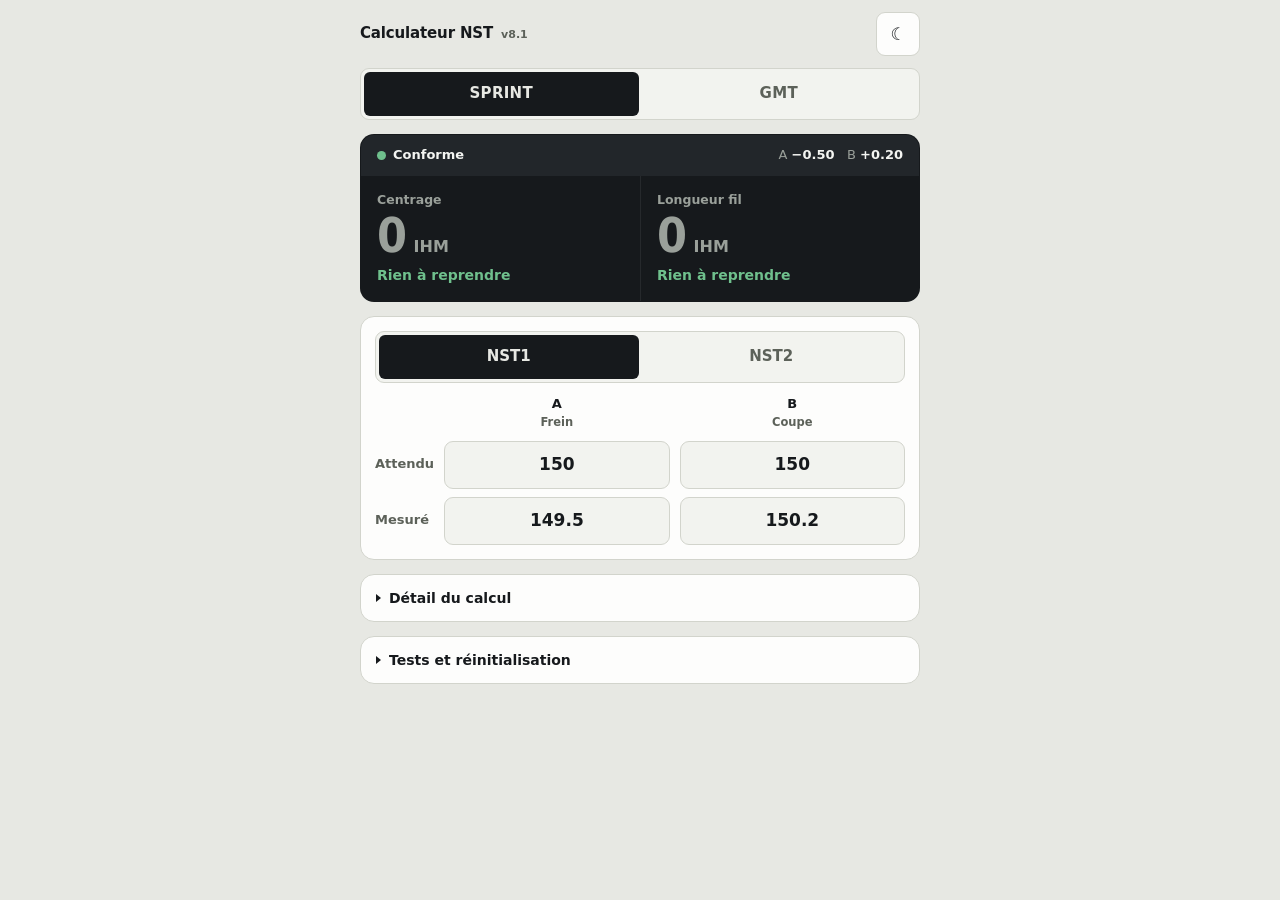
<file: index.html>
<!DOCTYPE html>
<html lang="fr">
<head>
  <meta charset="utf-8" />
  <meta name="viewport" content="width=device-width, initial-scale=1, viewport-fit=cover" />
  <title>Calculateur SPRINT &amp; GMT</title>
  <meta name="description" content="Calculateur d'ajustements NST — centrage, longueur de fil et mise en angle." />
  <meta name="theme-color" content="#e7e8e3" media="(prefers-color-scheme: light)">
  <meta name="theme-color" content="#101316" media="(prefers-color-scheme: dark)">
  <link rel="manifest" href="manifest.webmanifest">
  <link rel="icon" href="assets/icon.svg" type="image/svg+xml">
  <link rel="apple-touch-icon" href="assets/icon-180.png">
  <link rel="preload" href="assets/readout.woff2" as="font" type="font/woff2" crossorigin>
  <link rel="stylesheet" href="assets/app.css">
  <script>
    // Appliqué avant le premier rendu : sans cela, l'écran blanchit une
    // fraction de seconde avant de passer au sombre.
    try {
      if (localStorage.getItem('calc.theme') === 'dark') {
        document.documentElement.classList.add('sombre');
      }
    } catch (e) { /* mode privé */ }
  </script>
</head>
<body>
<div class="page">

  <header class="barre">
    <h1 class="marque">Calculateur NST <span class="version">v8.1</span></h1>
    <button id="btnTheme" class="bouton bouton-icone" type="button" aria-label="Passer au thème sombre">☾</button>
  </header>

  <div class="segments onglets" role="tablist" aria-label="Type de calcul">
    <button id="tabSprint" class="bouton" type="button" role="tab" aria-selected="true" aria-controls="vueSprint">SPRINT</button>
    <button id="tabGmt" class="bouton" type="button" role="tab" aria-selected="false" aria-controls="vueGmt">GMT</button>
  </div>

  <!-- ===================== SPRINT ===================== -->
  <section id="vueSprint" role="tabpanel" aria-labelledby="tabSprint">

    <!-- L'afficheur passe avant les champs : c'est ce qu'on vient lire. -->
    <div class="afficheur">
      <div class="afficheur-etat">
        <span class="verdict">
          <span id="sVoyant" class="voyant voyant-ok"></span>
          <span id="sVerdict">Conforme</span>
        </span>
        <span id="sEcarts" class="ecarts"></span>
      </div>
      <div class="lignes" aria-live="polite">
        <div class="ligne">
          <div class="ligne-titre">Centrage</div>
          <div class="valeur"><span id="sCentrage">0</span><span class="unite">IHM</span></div>
          <div id="sCentrageDir" class="consigne consigne-rien">—</div>
        </div>
        <div class="ligne">
          <div class="ligne-titre">Longueur fil</div>
          <div class="valeur"><span id="sLongueur">0</span><span class="unite">IHM</span></div>
          <div id="sLongueurDir" class="consigne consigne-rien">—</div>
        </div>
      </div>
    </div>

    <div class="saisie">
      <div class="segments" role="group" aria-label="Mode NST" style="margin-bottom:12px">
        <button id="btnNST1" class="bouton" type="button" aria-selected="true">NST1</button>
        <button id="btnNST2" class="bouton" type="button" aria-selected="false">NST2</button>
      </div>

      <div class="grille">
        <span></span>
        <span class="colonne-titre">A<span id="roleA" class="role">Frein</span></span>
        <span class="colonne-titre">B<span id="roleB" class="role">Coupe</span></span>

        <span class="rangee-titre" id="ligneAttendu">Attendu</span>
        <input id="attA" class="champ" type="number" inputmode="decimal" step="0.1" value="150"
               aria-labelledby="ligneAttendu roleA" />
        <input id="attB" class="champ" type="number" inputmode="decimal" step="0.1" value="150"
               aria-labelledby="ligneAttendu roleB" />

        <span class="rangee-titre" id="ligneMesure">Mesuré</span>
        <input id="mesA" class="champ" type="number" inputmode="decimal" step="0.1" value="149.5"
               aria-labelledby="ligneMesure roleA" />
        <input id="mesB" class="champ" type="number" inputmode="decimal" step="0.1" value="150.2"
               aria-labelledby="ligneMesure roleB" />
      </div>
      <p id="sMention" class="mention cache"></p>
    </div>

    <details class="repli">
      <summary>Détail du calcul</summary>
      <div class="repli-corps"><pre id="logSprint" class="journal"></pre></div>
    </details>
  </section>

  <!-- ====================== GMT ====================== -->
  <section id="vueGmt" class="cache" role="tabpanel" aria-labelledby="tabGmt">

    <div class="afficheur">
      <div class="afficheur-etat">
        <span class="verdict">
          <span id="gVoyant" class="voyant voyant-ok"></span>
          <span id="gVerdict">Conforme</span>
        </span>
        <span id="gEcarts" class="ecarts"></span>
      </div>
      <div class="lignes" aria-live="polite">
        <div class="ligne">
          <div class="ligne-titre">Mise en angle</div>
          <div class="valeur"><span id="gAngle">0</span><span id="gAngleUnite" class="unite">dent</span></div>
          <div id="gAngleDir" class="consigne consigne-rien">—</div>
          <div id="gAngleDetail" class="appoint"></div>
        </div>
        <div class="ligne">
          <div class="ligne-titre">Centrage</div>
          <div class="valeur"><span id="gCentrage">0</span><span class="unite">IHM</span></div>
          <div id="gCentrageDir" class="consigne consigne-rien">—</div>
        </div>
      </div>
    </div>

    <div class="saisie">
      <div class="grille">
        <span></span>
        <span class="colonne-titre">A</span>
        <span class="colonne-titre">B</span>

        <span class="rangee-titre" id="gLigneAttendu">Attendu</span>
        <input id="gAttA" class="champ" type="number" inputmode="decimal" step="0.5" value="110"
               aria-labelledby="gLigneAttendu" aria-label="Attendu A" />
        <input id="gAttB" class="champ" type="number" inputmode="decimal" step="0.5" value="110"
               aria-label="Attendu B" />

        <span class="rangee-titre" id="gLigneMesure">Mesuré</span>
        <input id="gMesA" class="champ" type="number" inputmode="decimal" step="0.5" value="108.5"
               aria-label="Mesuré A" />
        <input id="gMesB" class="champ" type="number" inputmode="decimal" step="0.5" value="108.5"
               aria-label="Mesuré B" />
      </div>
      <p id="gMention" class="mention cache"></p>
    </div>

    <details class="repli">
      <summary>Détail du calcul</summary>
      <div class="repli-corps"><pre id="logGmt" class="journal"></pre></div>
    </details>
  </section>

  <!-- ====================== Outils ====================== -->
  <details class="repli">
    <summary>Tests et réinitialisation</summary>
    <div class="repli-corps">
      <p class="note">Les tests portent sur des valeurs en mémoire. Vos saisies ne sont pas touchées.</p>
      <div class="actions">
        <button id="btnTests" class="bouton bouton-fort" type="button">Lancer les tests</button>
        <button id="btnReset" class="bouton" type="button">Remettre les valeurs par défaut</button>
      </div>
      <div id="testBilan"></div>
      <pre id="testSortie" class="journal"></pre>
    </div>
  </details>

  <p class="pied" id="pied"></p>
</div>

<script src="assets/calc.js"></script>
<script src="assets/tests.js"></script>
<script>
(function () {
  'use strict';

  const $ = function (id) { return document.getElementById(id); };
  const C = window.NSTCalc;

  // ===== Préférences et saisies conservées =====
  const CLES = { theme: 'calc.theme', onglet: 'calc.tab', mode: 'calc.sprintMode', champs: 'calc.champs' };

  function lire(cle, defaut) {
    try {
      const v = localStorage.getItem(cle);
      return v === null ? defaut : v;
    } catch (e) { return defaut; }
  }
  function ecrire(cle, valeur) {
    try { localStorage.setItem(cle, valeur); } catch (e) { /* mode privé */ }
  }

  const CHAMPS = ['attA', 'attB', 'mesA', 'mesB', 'gAttA', 'gAttB', 'gMesA', 'gMesB'];
  const DEFAUTS = {
    attA: '150', attB: '150', mesA: '149.5', mesB: '150.2',
    gAttA: '110', gAttB: '110', gMesA: '108.5', gMesB: '108.5'
  };

  function sauverChamps() {
    const etat = {};
    CHAMPS.forEach(function (id) { etat[id] = $(id).value; });
    ecrire(CLES.champs, JSON.stringify(etat));
  }

  function restaurerChamps() {
    let etat = null;
    try { etat = JSON.parse(lire(CLES.champs, '') || 'null'); } catch (e) { etat = null; }
    if (!etat) return;
    CHAMPS.forEach(function (id) {
      if (typeof etat[id] === 'string') $(id).value = etat[id];
    });
  }

  // ===== Thème =====
  function appliquerTheme() {
    const sombre = lire(CLES.theme, 'light') === 'dark';
    document.documentElement.classList.toggle('sombre', sombre);
    const b = $('btnTheme');
    b.textContent = sombre ? '☀' : '☾';
    b.setAttribute('aria-label', sombre ? 'Passer au thème clair' : 'Passer au thème sombre');
  }

  // ===== Onglets =====
  function changerOnglet(onglet) {
    const sprint = onglet !== 'gmt';
    $('vueSprint').classList.toggle('cache', !sprint);
    $('vueGmt').classList.toggle('cache', sprint);
    $('tabSprint').setAttribute('aria-selected', String(sprint));
    $('tabGmt').setAttribute('aria-selected', String(!sprint));
    ecrire(CLES.onglet, sprint ? 'sprint' : 'gmt');
  }

  // ===== Mise en forme =====

  /** Signe explicite : au poste, « 0.3 » et « -0.3 » ne se confondent pas. */
  function signe(valeur, decimales) {
    if (valeur === 0) return '0';
    return (valeur > 0 ? '+' : '−') + Math.abs(valeur).toFixed(decimales);
  }

  function poser(idValeur, texte, neutre) {
    const el = $(idValeur);
    el.textContent = texte;
    el.parentNode.classList.toggle('valeur-neutre', !!neutre);
    el.parentNode.classList.toggle('valeur-attente', texte === '—');
  }

  function poserConsigne(id, texte, genre) {
    const el = $(id);
    el.textContent = texte;
    el.className = 'consigne' + (genre ? ' consigne-' + genre : '');
  }

  function poserEtat(idVoyant, idVerdict, genre, texte) {
    $(idVoyant).className = 'voyant voyant-' + genre;
    $(idVerdict).textContent = texte;
  }

  function ecartHTML(etiquette, valeur, tolerance) {
    const hors = Math.abs(valeur) > tolerance;
    return etiquette + ' <b' + (hors ? ' class="ecart-hors"' : '') + '>' +
      signe(Number(valeur.toFixed(2)), 2) + '</b>';
  }

  /** Lit un groupe de champs ; null si l'un est vide, et le signale. */
  function lireGroupe(ids) {
    const valeurs = {};
    let complet = true;
    ids.forEach(function (id) {
      const el = $(id);
      const n = C.versNombre(el.value);
      const vide = n === null;
      el.classList.toggle('vide', vide);
      el.setAttribute('aria-invalid', String(vide));
      if (vide) complet = false;
      valeurs[id] = n;
    });
    return complet ? valeurs : null;
  }

  function mentionner(id, texte, alerte) {
    const el = $(id);
    el.textContent = texte || '';
    el.className = 'mention' + (alerte ? ' mention-alerte' : '') + (texte ? '' : ' cache');
  }

  // ===== SPRINT =====
  const IDS_SPRINT = ['attA', 'attB', 'mesA', 'mesB'];

  function rendreSprint() {
    const v = lireGroupe(IDS_SPRINT);

    if (!v) {
      poserEtat('sVoyant', 'sVerdict', 'agir', 'En attente');
      $('sEcarts').textContent = '';
      poser('sCentrage', '\u2014', true);
      poser('sLongueur', '\u2014', true);
      poserConsigne('sCentrageDir', '', 'rien');
      poserConsigne('sLongueurDir', '', 'rien');
      mentionner('sMention', 'Complétez les quatre mesures. Un champ vide vaudrait 0 mm.', true);
      $('logSprint').textContent = 'Aucun calcul : il manque au moins une mesure.';
      return;
    }
    mentionner('sMention', '');

    const r = C.calculerSprint({
      attA: v.attA, attB: v.attB, mesA: v.mesA, mesB: v.mesB,
      mode: window._mode || 'NST1'
    });

    poserEtat('sVoyant', 'sVerdict', r.conforme ? 'ok' : 'agir',
      r.conforme ? 'Conforme' : 'À corriger');
    $('sEcarts').innerHTML =
      ecartHTML('A', r.ecartA, r.tolerance) + ' &nbsp; ' + ecartHTML('B', r.ecartB, r.tolerance);

    if (r.conforme) {
      poser('sCentrage', '0', true);
      poser('sLongueur', '0', true);
      poserConsigne('sCentrageDir', 'Rien à reprendre', 'ok');
      poserConsigne('sLongueurDir', 'Rien à reprendre', 'ok');
    } else {
      poser('sCentrage', signe(r.centrage, 1), r.centrage === 0);
      poserConsigne('sCentrageDir',
        r.centrage > 0 ? 'Ramener vers le Frein'
          : (r.centrage < 0 ? 'Ramener vers la Coupe' : 'Centrage déjà bon'),
        r.centrage === 0 ? 'rien' : '');

      poser('sLongueur', signe(r.longueur, 2), r.longueur === 0);
      poserConsigne('sLongueurDir',
        r.longueur > 0 ? 'Allonger le fil'
          : (r.longueur < 0 ? 'Raccourcir le fil' : 'Longueur déjà bonne'),
        r.longueur === 0 ? 'rien' : '');
    }

    $('logSprint').textContent = r.journal.join('\n');
  }

  // ===== GMT =====
  const IDS_GMT = ['gAttA', 'gAttB', 'gMesA', 'gMesB'];

  function rendreGmt() {
    const v = lireGroupe(IDS_GMT);

    if (!v) {
      poserEtat('gVoyant', 'gVerdict', 'agir', 'En attente');
      $('gEcarts').textContent = '';
      poser('gAngle', '—', true);
      poser('gCentrage', '—', true);
      $('gAngleUnite').textContent = 'dent';
      poserConsigne('gAngleDir', '—', 'rien');
      poserConsigne('gCentrageDir', '', 'rien');
      $('gAngleDetail').textContent = '';
      mentionner('gMention', 'Complétez les quatre mesures. Un champ vide vaudrait 0 mm.', true);
      $('logGmt').textContent = 'Aucun calcul : il manque au moins une mesure.';
      return;
    }
    mentionner('gMention', '');

    const r = C.calculerGmt({ attA: v.gAttA, attB: v.gAttB, mesA: v.gMesA, mesB: v.gMesB });

    poserEtat('gVoyant', 'gVerdict', r.conforme ? 'ok' : 'agir',
      r.conforme ? 'Conforme' : 'À corriger');
    $('gEcarts').innerHTML =
      ecartHTML('A', r.ecartA, r.tolerance) + ' &nbsp; ' + ecartHTML('B', r.ecartB, r.tolerance);

    if (r.conforme) {
      poser('gAngle', '0', true);
      $('gAngleUnite').textContent = 'dent';
      poserConsigne('gAngleDir', 'Rien à reprendre', 'ok');
      $('gAngleDetail').textContent = '';
      poser('gCentrage', '0', true);
      poserConsigne('gCentrageDir', 'Rien à reprendre', 'ok');
      $('logGmt').textContent = r.journal.join('\n');
      return;
    }

    // La demi-dent s'écrit en fraction, qui est l'unité de réglage machine.
    const demi = r.demiDents;
    const entier = demi % 2 === 0;
    poser('gAngle', demi === 0 ? '0' : (demi > 0 ? '+' : '−') +
      (entier ? String(Math.abs(demi) / 2) : String(Math.abs(demi)) + '/2'), demi === 0);
    $('gAngleUnite').textContent = entier && Math.abs(demi) / 2 > 1 ? 'dents' : 'dent';
    poserConsigne('gAngleDir',
      demi > 0 ? 'Ajouter des dents (allonger)'
        : (demi < 0 ? 'Retirer des dents (raccourcir)' : 'Angle déjà bon'),
      demi === 0 ? 'rien' : '');
    $('gAngleDetail').textContent = demi === 0
      ? ''
      : signe(Number(r.mmTotal.toFixed(2)), 2) + ' mm au total, ' +
        signe(Number(r.mmParCote.toFixed(2)), 2) + ' mm par côté';

    poser('gCentrage', signe(r.centrage, 0), r.centrage === 0);
    poserConsigne('gCentrageDir',
      r.centrage > 0 ? 'Ramener vers A'
        : (r.centrage < 0 ? 'Ramener vers B' : 'Centrage déjà bon'),
      r.centrage === 0 ? 'rien' : '');

    $('logGmt').textContent = r.journal.join('\n');
  }

  function toutRendre() { rendreSprint(); rendreGmt(); }

  // ===== Mode NST =====
  function rafraichirMode() {
    const nst1 = (window._mode || 'NST1') === 'NST1';
    $('btnNST1').setAttribute('aria-selected', String(nst1));
    $('btnNST2').setAttribute('aria-selected', String(!nst1));
    $('roleA').textContent = nst1 ? 'Frein' : 'Coupe';
    $('roleB').textContent = nst1 ? 'Coupe' : 'Frein';
  }

  function definirMode(mode) {
    window._mode = mode;
    ecrire(CLES.mode, mode);
    rafraichirMode();
    rendreSprint();
  }

  // ===== Tests =====
  function lancerTests() {
    const bilan = window.NSTTests.lancerTests();
    $('testSortie').textContent = bilan.resultats.map(function (r) {
      return (r.ok ? '✓ ' : '✗ ') + r.nom + (r.detail ? '  (' + r.detail + ')' : '');
    }).join('\n');
    const el = $('testBilan');
    el.className = 'bilan ' + (bilan.ok ? 'bilan-ok' : 'bilan-echec');
    el.textContent = bilan.ok
      ? bilan.total + ' tests passés'
      : bilan.echecs + ' échec(s) sur ' + bilan.total;
  }

  function reinitialiser() {
    CHAMPS.forEach(function (id) { $(id).value = DEFAUTS[id]; });
    sauverChamps();
    toutRendre();
  }

  // ===== Démarrage =====
  document.addEventListener('DOMContentLoaded', function () {
    appliquerTheme();
    $('btnTheme').addEventListener('click', function () {
      ecrire(CLES.theme, lire(CLES.theme, 'light') === 'dark' ? 'light' : 'dark');
      appliquerTheme();
    });

    restaurerChamps();

    window._mode = lire(CLES.mode, 'NST1') === 'NST2' ? 'NST2' : 'NST1';
    rafraichirMode();
    $('btnNST1').addEventListener('click', function () { definirMode('NST1'); });
    $('btnNST2').addEventListener('click', function () { definirMode('NST2'); });

    $('tabSprint').addEventListener('click', function () { changerOnglet('sprint'); });
    $('tabGmt').addEventListener('click', function () { changerOnglet('gmt'); });
    changerOnglet(lire(CLES.onglet, 'sprint'));

    IDS_SPRINT.forEach(function (id) {
      $(id).addEventListener('input', function () { rendreSprint(); sauverChamps(); });
    });
    IDS_GMT.forEach(function (id) {
      $(id).addEventListener('input', function () { rendreGmt(); sauverChamps(); });
    });

    // Au doigt, on tape par-dessus la valeur : la sélectionner évite d'effacer
    // chiffre à chiffre, et évite donc le champ à moitié vide.
    CHAMPS.forEach(function (id) {
      $(id).addEventListener('focus', function () { this.select(); });
    });

    $('btnTests').addEventListener('click', lancerTests);
    $('btnReset').addEventListener('click', reinitialiser);

    toutRendre();

    if ('serviceWorker' in navigator) {
      navigator.serviceWorker.register('sw.js').catch(function () { /* sans gravité */ });
    }
    const pied = $('pied');
    function majPied() {
      pied.textContent = navigator.onLine ? '' : 'Hors ligne — l’outil fonctionne normalement.';
    }
    window.addEventListener('online', majPied);
    window.addEventListener('offline', majPied);
    majPied();
  });
})();
</script>
</body>
</html>
</file>
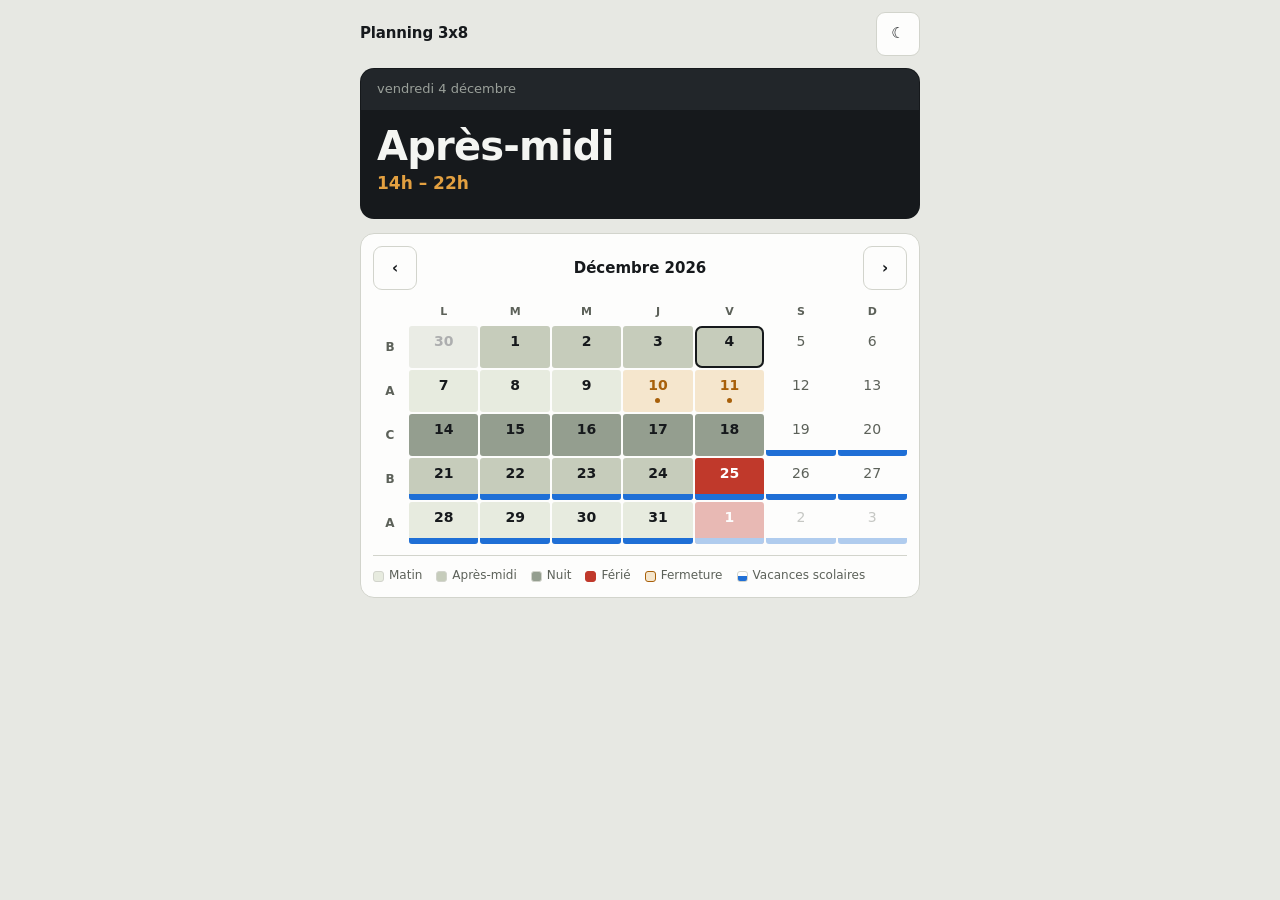
<file: 3X8.html>
<!DOCTYPE html>
<html lang="fr">
<head>
<meta charset="utf-8">
<meta name="viewport" content="width=device-width, initial-scale=1, viewport-fit=cover">
<title>Planning 3x8</title>
<meta name="description" content="Poste du jour et calendrier de rotation 3x8.">
<meta name="theme-color" content="#e7e8e3" media="(prefers-color-scheme: light)">
<meta name="theme-color" content="#101316" media="(prefers-color-scheme: dark)">
<link rel="icon" href="assets/icon.svg" type="image/svg+xml">
<script>
  try {
    if (localStorage.getItem('calc.theme') === 'dark') document.documentElement.classList.add('sombre');
  } catch (e) {}
</script>
<style>
/* Mêmes jetons que le calculateur NST : les deux outils sont du même poste,
   ils doivent se ressembler. Rien n'est chargé depuis l'extérieur — la page
   s'affiche à l'identique sans réseau. */
:root {
  --sol:#e7e8e3; --surface:#fdfdfc; --surface-2:#f2f3ef;
  --trait:#d2d4cc; --encre:#16191c; --encre-2:#5c6159;
  --panneau:#16191c; --panneau-2:#22262a; --panneau-tx:#f4f5f2; --panneau-tx2:#9aa09a;
  --ambre:#a8600a; --ambre-clair:#e3a040; --ambre-fond:#f5e6cd;
  --focus:#a8600a;
  --police: ui-sans-serif, system-ui, -apple-system, "Segoe UI", Roboto, "Helvetica Neue", Arial, sans-serif;

  /* Le poste se lit à la valeur, pas à la teinte : clair le matin, sombre la
     nuit. Une seule famille de gris remplace les trois couleurs saturées. */
  --matin:#e7ebdf;
  --aprem:#c6ccbb;
  --nuit:#949e8f;

  /* Trois signaux, trois couleurs franches : rouge = férié, ambre = fermeture
     du site, bleu = vacances scolaires. Les postes restent en gris pour que
     ces trois-là ressortent. */
  --ferie:#c0392b;
  --vac:#1f6fd6;
}
:root.sombre {
  --sol:#101316; --surface:#191d21; --surface-2:#14181b;
  --trait:#2b3136; --encre:#eceee9; --encre-2:#99a0a6;
  --panneau:#060809; --panneau-2:#14181b;
  --ambre:#e3a040; --ambre-fond:#332509;
  --focus:#e0a53c;
  /* L'echelle reste ordonnee (matin clair -> nuit sombre) mais demarre
     au-dessus du fond de la carte : plus bas, les semaines de nuit se
     confondaient avec le fond et la ligne paraissait vide. */
  --matin:#4c555c;
  --aprem:#363e44;
  --nuit:#242a2f;
  --ferie:#d9513f;
  --vac:#5aa2ff;
}

* { box-sizing:border-box; }
html { -webkit-text-size-adjust:100%; text-size-adjust:100%; -webkit-tap-highlight-color:transparent; }
body {
  margin:0; background:var(--sol); color:var(--encre);
  font-family:var(--police); font-size:16px; line-height:1.45;
  padding:0 14px calc(28px + env(safe-area-inset-bottom));
}
.page { max-width:560px; margin:0 auto; }

.barre {
  display:flex; align-items:center; justify-content:space-between; gap:12px;
  padding:calc(12px + env(safe-area-inset-top)) 0 12px;
}
h1 { margin:0; font-size:15px; font-weight:700; letter-spacing:-0.01em; }

.bouton {
  font:inherit; font-size:15px; font-weight:650; color:var(--encre);
  background:var(--surface); border:1px solid var(--trait); border-radius:9px;
  min-height:44px; min-width:44px; padding:10px 14px; cursor:pointer;
}
.bouton:hover { border-color:var(--encre-2); }
.bouton:focus-visible { outline:3px solid var(--focus); outline-offset:2px; }

/* ===== Le poste du jour : l'élément fort ===== */
.aujourdhui {
  background:var(--panneau); border:1px solid transparent; border-radius:14px;
  overflow:hidden; margin-bottom:14px;
}
:root.sombre .aujourdhui { border-color:var(--trait); }

.aujourdhui-date {
  padding:11px 16px; background:var(--panneau-2);
  font-size:13px; color:var(--panneau-tx2);
  display:flex; justify-content:space-between; align-items:center; gap:10px; flex-wrap:wrap;
}
.aujourdhui-corps { padding:15px 16px 17px; }
.poste-nom {
  font-size:40px; font-weight:800; letter-spacing:-0.02em; line-height:1.05;
  color:var(--panneau-tx); margin:0;
}
.poste-heures {
  font-size:17px; font-weight:650; color:var(--ambre-clair); margin-top:4px;
  font-variant-numeric:tabular-nums;
}
.poste-note { font-size:13px; color:var(--panneau-tx2); margin-top:6px; }

/* ===== Calendrier ===== */
.mois {
  background:var(--surface); border:1px solid var(--trait);
  border-radius:14px; padding:12px; margin-bottom:14px;
}
.mois-tete {
  display:flex; align-items:center; justify-content:space-between; gap:8px; margin-bottom:10px;
}
.mois-nom { font-size:15px; font-weight:700; text-transform:capitalize; }

/* Colonne de gauche : le poste de la semaine. En 3x8 il ne change pas d'un
   jour à l'autre, donc une marque par ligne suffit — sept pastilles par
   semaine répétaient la même information. */
.grille { display:grid; grid-template-columns:34px repeat(7, 1fr); gap:2px; }

.entete {
  font-size:11px; font-weight:700; color:var(--encre-2);
  text-align:center; padding:4px 0;
}

.semaine-poste {
  display:flex; align-items:center; justify-content:center;
  font-size:12px; font-weight:800; color:var(--encre-2);
  border-radius:7px 0 0 7px;
}

.jour {
  position:relative; min-height:42px; padding:5px 2px 3px;
  text-align:center; font-size:14px; font-variant-numeric:tabular-nums;
  border-radius:3px;
}
.jour-matin { background:var(--matin); }
.jour-aprem { background:var(--aprem); }
.jour-nuit  { background:var(--nuit); }
.jour-vide  { background:transparent; }
.jour-horsmois { opacity:.34; }

.jour-num { font-weight:650; }

/* Week-end : jamais travaillé, donc pas de teinte de poste. */
.jour-weekend { background:transparent; }
.jour-weekend .jour-num { color:var(--encre-2); font-weight:500; }

/* Aujourd'hui : un cadre, pas un aplat — l'aplat sert déjà au poste. */
.jour-today { outline:2.5px solid var(--encre); outline-offset:-2.5px; border-radius:7px; }
.jour-today .jour-num { font-weight:800; }

/* Fermeture du site : ambre. */
.jour-ferme { background:var(--ambre-fond); }
.jour-ferme .jour-num { color:var(--ambre); font-weight:800; }
.pastille {
  display:block; width:5px; height:5px; border-radius:50%;
  background:var(--ambre); margin:2px auto 0;
}

/* Jour férié : aplat rouge, chiffre blanc — visible d'un coup d'œil. */
.jour-ferie { background:var(--ferie); }
.jour-ferie .jour-num { color:#fff; font-weight:800; }

/* Vacances scolaires : bandeau bleu en pied de case. Les cases se touchant
   presque, il forme un ruban continu sur toute la période, week-ends compris. */
.ecole {
  position:absolute; left:0; right:0; bottom:0; height:6px;
  background:var(--vac); border-radius:0 0 3px 3px;
}
.puce-vac {
  background:linear-gradient(to top, var(--vac) 50%, transparent 50%);
}

.legende {
  display:flex; flex-wrap:wrap; gap:8px 14px;
  margin-top:11px; padding-top:11px; border-top:1px solid var(--trait);
  font-size:12px; color:var(--encre-2);
}
.legende span { display:inline-flex; align-items:center; gap:5px; }
.puce { width:11px; height:11px; border-radius:3px; border:1px solid var(--trait); }

.avis {
  background:var(--ambre-fond); border:1px solid var(--ambre);
  border-radius:11px; padding:11px 13px; margin-bottom:14px;
  font-size:13px; color:var(--encre);
}
.avis b { color:var(--ambre); }
.cache { display:none; }
.invisible {
  position:absolute; width:1px; height:1px; padding:0; margin:-1px;
  overflow:hidden; clip:rect(0 0 0 0); white-space:nowrap; border:0;
}

@media (max-width:359px) {
  .grille { grid-template-columns:26px repeat(7, 1fr); gap:1px; }
  .jour { min-height:38px; font-size:13px; }
  .poste-nom { font-size:34px; }
}
@media (prefers-reduced-motion:reduce) {
  *,*::before,*::after { transition-duration:.001ms !important; animation-duration:.001ms !important; }
}
</style>
</head>
<body>
<div class="page">

  <header class="barre">
    <h1>Planning 3x8</h1>
    <button id="btnTheme" class="bouton" type="button" aria-label="Passer au thème sombre">☾</button>
  </header>

  <section class="aujourdhui">
    <div class="aujourdhui-date">
      <span id="dateJour">—</span>
      <span id="etiquetteJour"></span>
    </div>
    <div class="aujourdhui-corps">
      <p class="poste-nom" id="posteNom">—</p>
      <div class="poste-heures" id="posteHeures"></div>
      <div class="poste-note" id="posteNote"></div>
    </div>
  </section>

  <div id="avisDonnees" class="avis cache"></div>

  <section class="mois">
    <div class="mois-tete">
      <button id="moisPrec" class="bouton" type="button" aria-label="Mois précédent">‹</button>
      <span class="mois-nom" id="moisNom">—</span>
      <button id="moisSuiv" class="bouton" type="button" aria-label="Mois suivant">›</button>
    </div>

    <div class="grille" id="grille" role="grid" aria-labelledby="moisNom"></div>

    <div class="legende">
      <span><i class="puce" style="background:var(--matin)"></i>Matin</span>
      <span><i class="puce" style="background:var(--aprem)"></i>Après-midi</span>
      <span><i class="puce" style="background:var(--nuit)"></i>Nuit</span>
      <span><i class="puce" style="background:var(--ferie);border-color:var(--ferie)"></i>Férié</span>
      <span><i class="puce" style="background:var(--ambre-fond);border-color:var(--ambre)"></i>Fermeture</span>
      <span><i class="puce puce-vac"></i>Vacances scolaires</span>
    </div>
  </section>
</div>

<script>
(function () {
  'use strict';

  const $ = function (id) { return document.getElementById(id); };

  // ===== Rotation =====
  // Le cycle est calculé, pas listé : il reste juste indéfiniment.
  const CYCLE = ['B', 'A', 'C'];
  const POSTES = {
    A: { nom: 'Matin',      heures: '06h – 14h', classe: 'jour-matin' },
    B: { nom: 'Après-midi', heures: '14h – 22h', classe: 'jour-aprem' },
    C: { nom: 'Nuit',       heures: '22h – 06h', classe: 'jour-nuit'  }
  };
  const REFERENCE = new Date(2026, 0, 19); // un lundi, début de cycle connu

  // La semaine de nuit commence le lundi à 22h et finit le samedi à 06h.
  // Le week-end n'est jamais travaillé.
  const DEBUT_NUIT = 22, FIN_NUIT = 6;

  // ===== Vacances scolaires — zone A (académie de Clermont-Ferrand) =====
  // Du premier jour sans classe (le samedi) à la veille de la reprise.
  // Source : calendrier officiel de l'Éducation nationale. Le calendrier
  // 2028-2029 n'est pas encore publié : ajouter ses lignes ici quand il le
  // sera, et repousser FIN_VACANCES_CONNUES.
  const VACANCES = [
    ['2026-02-07', '2026-02-22', 'Vacances d’hiver'],
    ['2026-04-04', '2026-04-19', 'Vacances de printemps'],
    ['2026-07-04', '2026-08-31', 'Grandes vacances'],
    ['2026-10-17', '2026-11-01', 'Vacances de la Toussaint'],
    ['2026-12-19', '2027-01-03', 'Vacances de Noël'],

    ['2027-02-13', '2027-02-28', 'Vacances d’hiver'],
    ['2027-04-10', '2027-04-25', 'Vacances de printemps'],
    ['2027-05-06', '2027-05-09', 'Pont de l’Ascension'],
    ['2027-07-03', '2027-09-01', 'Grandes vacances'],
    ['2027-10-23', '2027-11-07', 'Vacances de la Toussaint'],
    ['2027-12-18', '2028-01-02', 'Vacances de Noël'],

    ['2028-02-19', '2028-03-05', 'Vacances d’hiver'],
    ['2028-04-22', '2028-05-08', 'Vacances de printemps'],
    ['2028-05-25', '2028-05-28', 'Pont de l’Ascension'],
    // Fin des cours le mardi 4 juillet 2028 ; date de rentrée pas encore publiée.
    ['2028-07-05', '2028-08-31', 'Grandes vacances']
  ];
  const FIN_VACANCES_CONNUES = '2028-08-31';

  // ===== Fermetures du site =====
  // Propres à l'usine : une ligne par année. Tant qu'une année manque, la
  // page le dit au lieu d'afficher un calendrier muet.
  const FERMETURES = {
    2026: [
      '2026-03-19', '2026-03-20',
      '2026-04-11', '2026-04-12', '2026-04-30',
      '2026-05-01', '2026-05-02', '2026-05-03', '2026-05-14', '2026-05-15',
      '2026-06-11', '2026-06-12',
      '2026-09-10', '2026-09-11', '2026-09-25',
      '2026-10-23', '2026-10-24', '2026-10-25', '2026-10-26',
      '2026-11-12', '2026-11-13',
      '2026-12-10', '2026-12-11'
    ]
  };

  // ===== Dates =====
  function cle(d) {
    return d.getFullYear() + '-' +
      String(d.getMonth() + 1).padStart(2, '0') + '-' +
      String(d.getDate()).padStart(2, '0');
  }

  function lundiDe(d) {
    const c = new Date(d.getFullYear(), d.getMonth(), d.getDate());
    const jour = c.getDay();
    c.setDate(c.getDate() - (jour === 0 ? 6 : jour - 1));
    return c;
  }

  function posteDe(date) {
    // En semaines pleines plutôt qu'en millisecondes : les changements
    // d'heure décalent la journée d'une heure et fausseraient une division.
    const a = lundiDe(REFERENCE), b = lundiDe(date);
    const semaines = Math.round((b - a) / 604800000);
    return CYCLE[((semaines % 3) + 3) % 3];
  }

  /** Jours fériés français, Pâques comprise (algorithme de Meeus). */
  function feries(annee) {
    const f = {};
    const pose = function (d, nom) { f[cle(d)] = nom; };
    pose(new Date(annee, 0, 1),  'Jour de l’an');
    pose(new Date(annee, 4, 1),  'Fête du Travail');
    pose(new Date(annee, 4, 8),  'Victoire 1945');
    pose(new Date(annee, 6, 14), 'Fête nationale');
    pose(new Date(annee, 7, 15), 'Assomption');
    pose(new Date(annee, 10, 1), 'Toussaint');
    pose(new Date(annee, 10, 11),'Armistice');
    pose(new Date(annee, 11, 25),'Noël');

    const a = annee % 19, b = Math.floor(annee / 100), c = annee % 100;
    const d = Math.floor(b / 4), e = b % 4;
    const g = Math.floor((b - Math.floor((b + 8) / 25) + 1) / 3);
    const h = (19 * a + b - d - g + 15) % 30;
    const i = Math.floor(c / 4), k = c % 4;
    const l = (32 + 2 * e + 2 * i - h - k) % 7;
    const m = Math.floor((a + 11 * h + 22 * l) / 451);
    const mois = Math.floor((h + l - 7 * m + 114) / 31);
    const jour = ((h + l - 7 * m + 114) % 31) + 1;
    const paques = new Date(annee, mois - 1, jour);

    const decale = function (n) {
      const x = new Date(paques); x.setDate(paques.getDate() + n); return x;
    };
    pose(decale(1),  'Lundi de Pâques');
    pose(decale(39), 'Ascension');
    pose(decale(50), 'Lundi de Pentecôte');
    return f;
  }

  /** Fermetures de l'année demandée, plus celles des années voisines. */
  function fermetures(annee) {
    const s = {};
    [annee - 1, annee, annee + 1].forEach(function (an) {
      (FERMETURES[an] || []).forEach(function (k) { s[k] = true; });
    });
    return s;
  }

  function vacanceDe(k) {
    for (let i = 0; i < VACANCES.length; i++) {
      if (k >= VACANCES[i][0] && k <= VACANCES[i][1]) return VACANCES[i][2];
    }
    return null;
  }

  function estWeekend(d) { return d.getDay() === 0 || d.getDay() === 6; }

  function decaler(d, jours) {
    return new Date(d.getFullYear(), d.getMonth(), d.getDate() + jours);
  }

  /** Nom du férié, « Fermeture », ou null si le jour est normalement ouvert. */
  function chome(d) {
    const k = cle(d);
    return feries(d.getFullYear())[k] || (fermetures(d.getFullYear())[k] ? 'Fermeture' : null);
  }

  /**
   * Ce qu'il faut afficher à un instant donné : { nom, heures, note }.
   *
   * La nuit est à cheval sur deux dates : de 00h à 06h on est encore dans le
   * poste commencé la veille à 22h. C'est vrai du mardi au samedi d'une
   * semaine de nuit — pas le lundi, puisque la semaine démarre le lundi 22h.
   */
  function etatA(now) {
    const jour = new Date(now.getFullYear(), now.getMonth(), now.getDate());
    const code = posteDe(jour);
    const poste = POSTES[code];
    const dow = jour.getDay();              // 0 = dimanche … 6 = samedi
    const h = now.getHours();

    // Nuit commencée la veille et pas encore finie.
    if (code === 'C' && dow >= 2 && h < FIN_NUIT && !chome(decaler(jour, -1))) {
      return {
        nom: 'Nuit', heures: 'En cours — fin à 06h',
        note: dow === 6 ? 'Dernière nuit de la semaine. Week-end ensuite.'
                        : 'Prochaine prise de poste ce soir à 22h.'
      };
    }

    if (estWeekend(jour)) {
      const lundi = decaler(lundiDe(jour), 7);
      const suivant = POSTES[posteDe(lundi)];
      return {
        nom: 'Week-end', heures: 'Repos',
        note: 'Reprise lundi : ' + suivant.nom + ', ' + suivant.heures
      };
    }

    const motif = chome(jour);
    if (motif) {
      return {
        nom: motif === 'Fermeture' ? 'Fermé' : motif, heures: '',
        note: 'Poste de la semaine : ' + poste.nom + ', ' + poste.heures
      };
    }

    if (code === 'C') {
      return {
        nom: 'Nuit', heures: poste.heures,
        note: (h < DEBUT_NUIT ? 'Prise de poste ce soir à 22h. ' : '') +
          'Semaine de nuit : du lundi 22h au samedi 06h.'
      };
    }

    return { nom: poste.nom, heures: poste.heures, note: '' };
  }

  // ===== Affichage =====
  let moisAffiche = new Date();
  let jourRendu = '';

  function rendreAujourdhui() {
    const now = new Date();
    const aujourdhui = new Date(now.getFullYear(), now.getMonth(), now.getDate());
    const k = cle(aujourdhui);

    $('dateJour').textContent = aujourdhui.toLocaleDateString('fr-FR',
      { weekday: 'long', day: 'numeric', month: 'long' });

    const motif = chome(aujourdhui);
    const vac = vacanceDe(k);
    $('etiquetteJour').textContent = motif || vac || '';

    const etat = etatA(now);
    $('posteNom').textContent = etat.nom;
    $('posteHeures').textContent = etat.heures;
    $('posteNote').textContent = etat.note;

    // Si la date a changé depuis le dernier rendu (page restée ouverte),
    // le cadre « aujourd'hui » du calendrier doit suivre.
    if (jourRendu && jourRendu !== k) rendreMois();
    jourRendu = k;
  }

  function rendreMois() {
    const annee = moisAffiche.getFullYear();
    const mois = moisAffiche.getMonth();

    $('moisNom').textContent = new Date(annee, mois)
      .toLocaleDateString('fr-FR', { month: 'long', year: 'numeric' });

    // Prévenir quand des données manquent pour le mois affiché. Les postes et
    // les jours fériés sont calculés : eux restent toujours justes.
    const avis = $('avisDonnees');
    const manques = [];
    if (!FERMETURES[annee]) manques.push('les fermetures du site');
    if (cle(new Date(annee, mois, 1)) > FIN_VACANCES_CONNUES) manques.push('les vacances scolaires');
    if (manques.length) {
      avis.innerHTML = '<b>' + annee + ' incomplet.</b> Postes et jours fériés sont justes. ' +
        'Pas encore dans le calendrier : ' + manques.join(' et ') + '.';
      avis.classList.remove('cache');
    } else {
      avis.classList.add('cache');
    }

    const jFeries = feries(annee);
    const jFermes = fermetures(annee);

    const now = new Date();
    const kToday = cle(new Date(now.getFullYear(), now.getMonth(), now.getDate()));

    const grille = $('grille');
    grille.innerHTML = '';

    ['', 'L', 'M', 'M', 'J', 'V', 'S', 'D'].forEach(function (t, i) {
      const c = document.createElement('div');
      c.className = 'entete';
      c.textContent = t;
      if (t) c.setAttribute('aria-label',
        ['lundi','mardi','mercredi','jeudi','vendredi','samedi','dimanche'][i - 1]);
      grille.appendChild(c);
    });

    // On parcourt par semaines entières, du lundi précédant le 1er du mois
    // jusqu'à couvrir le dernier jour.
    const premier = new Date(annee, mois, 1);
    const dernier = new Date(annee, mois + 1, 0);
    let curseur = lundiDe(premier);

    while (curseur <= dernier) {
      const code = posteDe(curseur);
      const poste = POSTES[code];

      const marque = document.createElement('div');
      marque.className = 'semaine-poste';
      marque.textContent = code;
      marque.title = poste.nom + ' (' + poste.heures + ')';
      marque.setAttribute('aria-label', 'Semaine en ' + poste.nom);
      grille.appendChild(marque);

      for (let i = 0; i < 7; i++) {
        const d = new Date(curseur.getFullYear(), curseur.getMonth(), curseur.getDate() + i);
        const k = cle(d);
        const dansLeMois = d.getMonth() === mois;

        const cellule = document.createElement('div');
        // Un férié de janvier affiché en fin de grille de décembre appartient
        // à l'année suivante : on le cherche dans l'année du jour lui-même.
        const ferie = d.getFullYear() === annee ? jFeries[k] : feries(d.getFullYear())[k];
        const weekend = estWeekend(d);
        const ferme = !weekend && jFermes[k];
        const vac = vacanceDe(k);

        // Priorité : férié (rouge) > fermeture (ambre) > week-end > poste.
        let classes = 'jour ' + (ferie ? 'jour-ferie'
          : (ferme ? 'jour-ferme' : (weekend ? 'jour-weekend' : poste.classe)));
        if (!dansLeMois) classes += ' jour-horsmois';
        if (k === kToday) classes += ' jour-today';
        cellule.className = classes;

        const num = document.createElement('span');
        num.className = 'jour-num';
        num.textContent = d.getDate();
        cellule.appendChild(num);

        if (ferme && !ferie) {
          const p = document.createElement('i');
          p.className = 'pastille';
          cellule.appendChild(p);
        }
        if (vac) {
          const b = document.createElement('i');
          b.className = 'ecole';
          cellule.appendChild(b);
        }

        const dit = d.toLocaleDateString('fr-FR', { weekday:'long', day:'numeric', month:'long' }) +
          ' — ' + (ferie ? ferie : (ferme ? 'fermeture' : (weekend ? 'week-end' : poste.nom))) +
          (vac ? ', ' + vac : '');
        cellule.title = dit;
        cellule.setAttribute('role', 'gridcell');
        cellule.setAttribute('aria-label', dit);

        grille.appendChild(cellule);
      }

      curseur = new Date(curseur.getFullYear(), curseur.getMonth(), curseur.getDate() + 7);
    }
  }

  function changerMois(delta) {
    moisAffiche = new Date(moisAffiche.getFullYear(), moisAffiche.getMonth() + delta, 1);
    rendreMois();
  }

  function appliquerTheme() {
    let sombre = false;
    try { sombre = localStorage.getItem('calc.theme') === 'dark'; } catch (e) {}
    document.documentElement.classList.toggle('sombre', sombre);
    const b = $('btnTheme');
    b.textContent = sombre ? '☀' : '☾';
    b.setAttribute('aria-label', sombre ? 'Passer au thème clair' : 'Passer au thème sombre');
  }

  document.addEventListener('DOMContentLoaded', function () {
    appliquerTheme();
    $('btnTheme').addEventListener('click', function () {
      try {
        localStorage.setItem('calc.theme',
          localStorage.getItem('calc.theme') === 'dark' ? 'light' : 'dark');
      } catch (e) {}
      appliquerTheme();
    });

    $('moisPrec').addEventListener('click', function () { changerMois(-1); });
    $('moisSuiv').addEventListener('click', function () { changerMois(1); });

    rendreAujourdhui();
    rendreMois();

    // Le bandeau dépend de l'heure (22h, 06h, minuit) : on le rafraîchit
    // chaque minute et à chaque retour sur la page.
    setInterval(rendreAujourdhui, 60000);
    document.addEventListener('visibilitychange', function () {
      if (!document.hidden) rendreAujourdhui();
    });
  });
})();
</script>
</body>
</html>
</file>
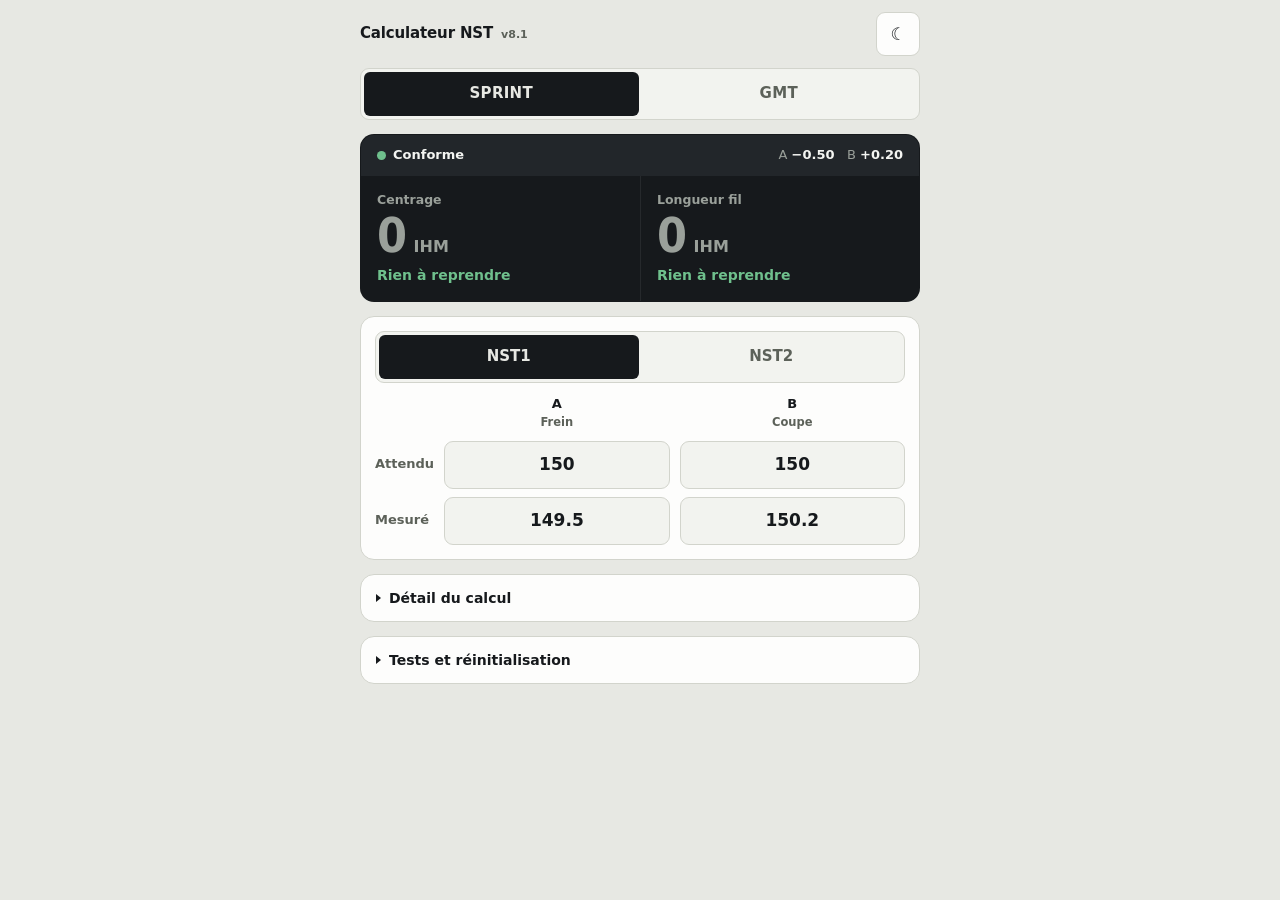
<file: nstv3.html>
<!DOCTYPE html>
<html lang="fr">
<head>
  <meta charset="utf-8" />
  <title>Redirection — Calculateur NST</title>
  <link rel="canonical" href="./" />
  <meta http-equiv="refresh" content="0; url=./" />
  <script>location.replace('./' + location.hash);</script>
</head>
<body>
  <p>Le calculateur est désormais à la racine du site.
     <a href="./">Ouvrir le calculateur</a>.</p>
</body>
</html>
</file>
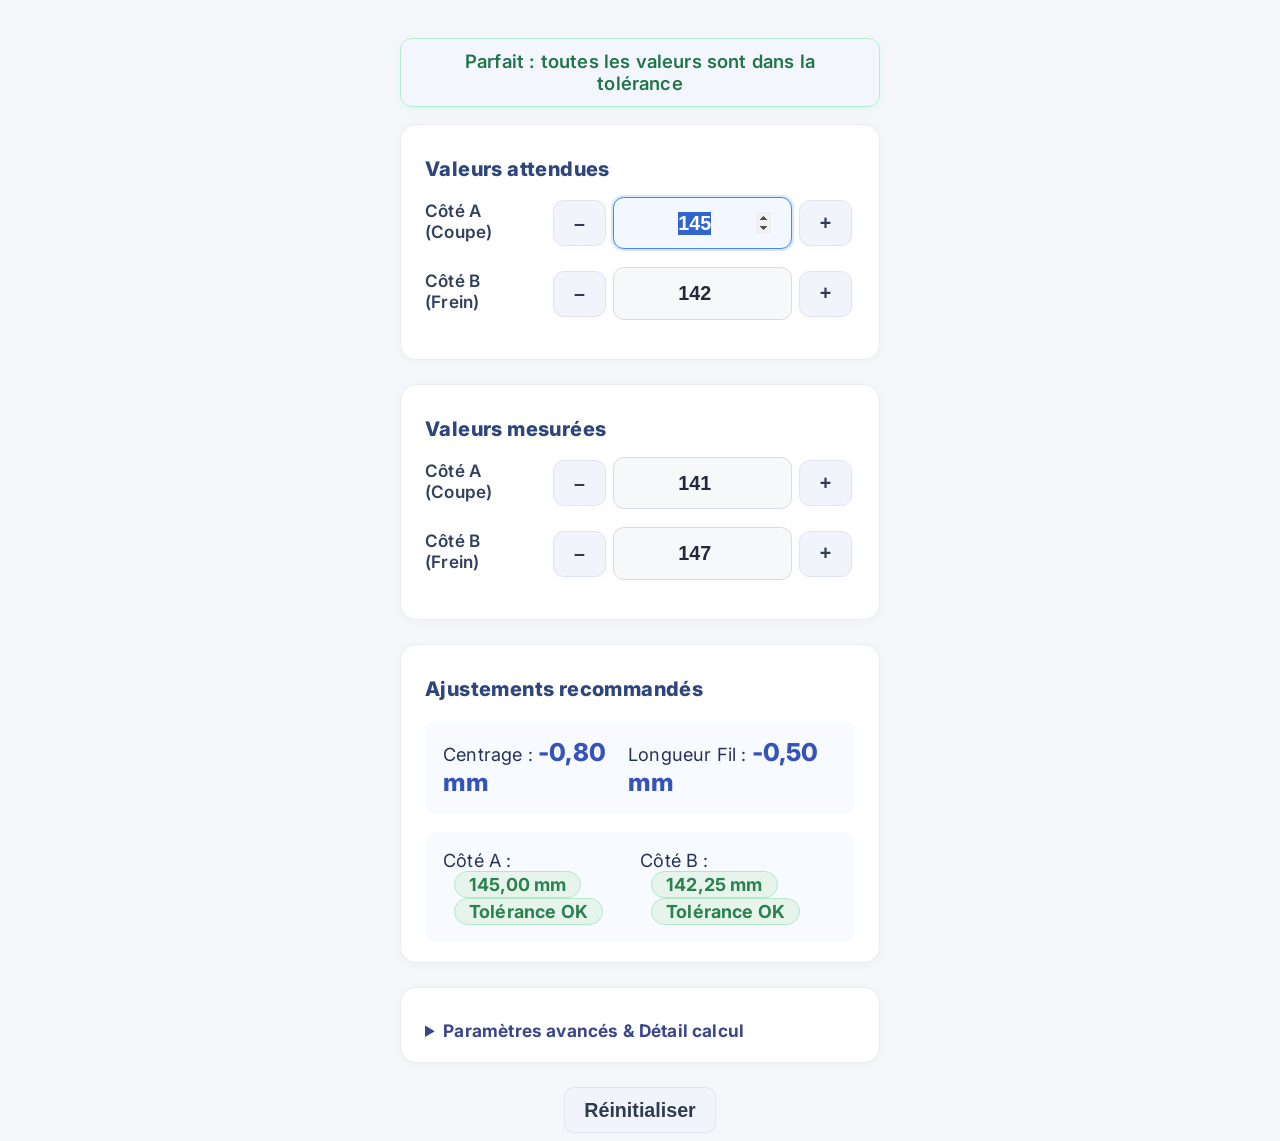
<file: Testv1.html>
<!DOCTYPE html>
<html lang="fr">
<head>
  <meta charset="UTF-8" />
  <meta name="viewport" content="width=device-width, initial-scale=1.0"/>
  <title>Calculateur NST - Sobre & Pro</title>
  <link href="https://fonts.googleapis.com/css2?family=Inter:wght@400;600;800&display=swap" rel="stylesheet">
  <style>
    html, body { height: 100%; margin: 0; padding: 0; }
    body {
      background: #f5f7fa;
      font-family: 'Inter', Arial, sans-serif;
      color: #1e293b;
      min-height: 100vh;
      font-size: 1.07em;
      letter-spacing: 0.01em;
    }
    .container {
      max-width: 480px;
      margin: 30px auto 0 auto;
      padding: 8px;
    }
    .card {
      background: #fff;
      border-radius: 1rem;
      box-shadow: 0 2px 12px 0 rgba(40,60,100,0.04);
      margin-bottom: 24px;
      padding: 2rem 1.5rem 1.3rem 1.5rem;
      border: 1px solid #e9edf2;
    }
    .section-title {
      font-weight: 800;
      font-size: 1.17em;
      color: #2e467c;
      margin-bottom: 16px;
      letter-spacing: 0.02em;
    }
    .field-group {
      display: flex; gap: 0.7em; align-items: center;
      margin-bottom: 18px;
    }
    label {
      font-weight: 600; font-size: 1em; margin-bottom: 5px; display: block;
      color: #31405e;
    }
    .input-box {
      display: flex; align-items: center; gap: 4px;
    }
    .input-main {
      background: #f7f8fa;
      border: 1.3px solid #d6dce6;
      border-radius: 0.55em;
      padding: 0.7em 1em;
      width: 7em;
      font-size: 1.15em;
      text-align: center;
      color: #22293a;
      font-weight: 600;
      transition: border-color 0.15s, box-shadow 0.15s;
    }
    .input-main:focus {
      border-color: #4688ef;
      background: #f3f7ff;
      outline: none;
      box-shadow: 0 0 0 2px #b6d3fd88;
    }
    .btn {
      background: #f1f4fb;
      color: #2e3b50;
      border: 1px solid #e1e4ef;
      border-radius: 0.55em;
      font-size: 1.15em;
      font-weight: 700;
      padding: 0.53em 1em;
      min-width: 44px;
      min-height: 44px;
      cursor: pointer;
      transition: background 0.13s, box-shadow 0.18s;
      box-shadow: 0 2px 8px #e4eaff30;
      margin: 0 0.16em;
    }
    .btn:hover { background: #e3e8f2; }
    .btn:active { background: #d6dce6; }
    .statut-global {
      padding: 0.62em 1.2em;
      border-radius: 0.65em;
      margin-bottom: 17px;
      font-size: 1.08em;
      font-weight: 600;
      text-align: center;
      background: #f3f7fd;
      color: #22754b;
      border: 1.2px solid #b5ecd0;
      box-shadow: 0 2px 7px #c9fbe680;
      display: none;
    }
    .statut-warn {
      background: #fff5f2 !important;
      color: #ce3b27 !important;
      border: 1.2px solid #facac5 !important;
    }
    .stat-box {
      margin-top: 1.1em;
      padding: 0.92em 1.0em;
      background: #f7faff;
      border-radius: 11px;
      font-size: 1.06em;
      color: #263159;
      display: flex; align-items: center; justify-content: space-between;
    }
    .stat-value {
      font-size: 1.36em;
      font-weight: 800;
      color: #3653b7;
    }
    .badge {
      display: inline-block;
      font-weight: 700;
      border-radius: 1.6em;
      font-size: 0.99em;
      padding: 2px 14px;
      background: #e7f4eb;
      color: #2b8250;
      margin-left: 0.6em;
      border: 1px solid #b2e8ca;
      vertical-align: middle;
    }
    .badge-warn {
      background: #fff1f1 !important;
      color: #be3727 !important;
      border: 1px solid #f8cac5 !important;
    }
    .calcul-details {
      background: #f3f4f8;
      border-radius: 9px;
      border: 1px solid #e4e7ef;
      padding: 1em 1em 1em 1em;
      margin-top: 1.0em;
      font-family: 'Fira Mono', 'Consolas', 'Menlo', monospace;
      color: #273159;
      font-size: 1em;
      white-space: pre-line;
    }
    details { margin-top: 1.4em; }
    summary {
      cursor: pointer;
      font-weight: 700;
      font-size: 1.01em;
      color: #38468b;
      outline: none;
    }
    .advanced-param {
      margin-top: 1em;
      padding: 0.8em 0.9em 1.2em 0.9em;
      background: #f6f8fc;
      border-radius: 9px;
      border: 1px solid #e3e8f2;
      display: flex;
      flex-direction: column;
      gap: 10px;
    }
    .advanced-param label { font-size: 0.97em; color: #355ba6; }
    .advanced-param input { width: 5.2em; }
    .tooltip {
      display: inline-block;
      position: relative;
      cursor: pointer;
      color: #7b8597;
      font-size: 1.04em;
      margin-left: 4px;
    }
    .tooltip .tooltiptext {
      visibility: hidden;
      width: 210px;
      background: #eef3fc;
      color: #2c3043;
      text-align: left;
      border-radius: 0.5rem;
      padding: 0.8em;
      position: absolute;
      z-index: 10;
      top: 110%; left: 50%; transform: translateX(-50%);
      opacity: 0;
      transition: opacity 0.3s;
      font-size: 0.93em;
      box-shadow: 0 6px 18px #b9c5e633;
    }
    .tooltip:active .tooltiptext,
    .tooltip:focus .tooltiptext,
    .tooltip:hover .tooltiptext {
      visibility: visible;
      opacity: 1;
    }
    @media (max-width: 600px) {
      .container { padding: 3px; }
      .card { padding: 11px 2vw 10px 2vw; }
      .stat-box { flex-direction: column; align-items: flex-start; }
    }
  </style>
</head>
<body>
  <div class="container">

    <div id="statutGlobal" class="statut-global">Parfait : toutes les valeurs sont dans la tolérance</div>

    <div class="card">
      <div class="section-title">Valeurs attendues</div>
      <div class="field-group">
        <label for="attenduA">Côté A (Coupe)</label>
        <div class="input-box">
          <button type="button" onclick="stepValue('attenduA', -0.5)" class="btn">–</button>
          <input type="number" id="attenduA" value="145" inputmode="decimal" step="0.01" min="0" class="input-main" aria-label="Valeur attendue côté A">
          <button type="button" onclick="stepValue('attenduA', 0.5)" class="btn">+</button>
        </div>
      </div>
      <div class="field-group">
        <label for="attenduB">Côté B (Frein)</label>
        <div class="input-box">
          <button type="button" onclick="stepValue('attenduB', -0.5)" class="btn">–</button>
          <input type="number" id="attenduB" value="142" inputmode="decimal" step="0.01" min="0" class="input-main" aria-label="Valeur attendue côté B">
          <button type="button" onclick="stepValue('attenduB', 0.5)" class="btn">+</button>
        </div>
      </div>
    </div>

    <div class="card">
      <div class="section-title">Valeurs mesurées</div>
      <div class="field-group">
        <label for="mesureA">Côté A (Coupe)</label>
        <div class="input-box">
          <button type="button" onclick="stepValue('mesureA', -0.5)" class="btn">–</button>
          <input type="number" id="mesureA" value="141" inputmode="decimal" step="0.01" min="0" class="input-main" aria-label="Valeur mesurée côté A">
          <button type="button" onclick="stepValue('mesureA', 0.5)" class="btn">+</button>
        </div>
      </div>
      <div class="field-group">
        <label for="mesureB">Côté B (Frein)</label>
        <div class="input-box">
          <button type="button" onclick="stepValue('mesureB', -0.5)" class="btn">–</button>
          <input type="number" id="mesureB" value="147" inputmode="decimal" step="0.01" min="0" class="input-main" aria-label="Valeur mesurée côté B">
          <button type="button" onclick="stepValue('mesureB', 0.5)" class="btn">+</button>
        </div>
      </div>
    </div>

    <div class="card">
      <div class="section-title">Ajustements recommandés</div>
      <div class="stat-box">
        <div>
          Centrage : <span id="centrageResultat" class="stat-value">0,00 mm</span>
        </div>
        <div>
          Longueur Fil : <span id="longueurFilResultat" class="stat-value">0,00 mm</span>
        </div>
      </div>
      <div class="stat-box" style="margin-top: 1em;">
        <div>
          Côté A :
          <span id="predictionA" class="badge">0,00 mm</span>
          <span id="toleranceA" class="badge">Tolérance</span>
        </div>
        <div>
          Côté B :
          <span id="predictionB" class="badge">0,00 mm</span>
          <span id="toleranceB" class="badge">Tolérance</span>
        </div>
      </div>
    </div>

    <details class="card">
      <summary>Paramètres avancés & Détail calcul</summary>
      <div class="advanced-param">
        <label for="facteurCentrage">
          Facteur centrage
          <span class="tooltip" tabindex="0">?
            <span class="tooltiptext">
              Ce facteur règle l’impact d’un écart sur le centrage. Ex : -0,2 = pour 1 mm d’écart, corriger de -0,2 mm côté coupe, +0,2 mm côté frein.
            </span>
          </span>
          <input type="number" id="facteurCentrage" value="-0.2" inputmode="decimal" step="0.01" class="input-main ml-2" aria-label="Facteur de centrage" oninput="updateParamExplanation()">
        </label>
        <label for="facteurLongueurFil">
          Facteur longueur fil
          <span class="tooltip" tabindex="0">?
            <span class="tooltiptext">
              Ce facteur règle l’effet d’un écart sur la longueur fil. Plus il est grand, moins la correction sera forte.
            </span>
          </span>
          <input type="number" id="facteurLongueurFil" value="1.5" inputmode="decimal" step="0.01" class="input-main ml-2" aria-label="Facteur longueur fil" oninput="updateParamExplanation()">
        </label>
        <label for="toleranceValue">
          Tolérance (mm)
          <span class="tooltip" tabindex="0">?
            <span class="tooltiptext">
              Précise la tolérance maximale autorisée pour chaque côté (ex : 0,3 mm pour des réglages plus fins, ou 1 mm pour plus de souplesse).
            </span>
          </span>
          <input type="number" id="toleranceValue" value="0.5" step="0.01" min="0.01" class="input-main ml-2" aria-label="Tolérance en mm" oninput="recalculerAjustements()">
        </label>
      </div>
      <div id="calculDetails" class="calcul-details"></div>
    </details>

    <div style="display:flex;justify-content:center;margin-top:22px;">
      <button id="resetBtn" class="btn text-base font-semibold px-7 py-2 shadow">Réinitialiser</button>
    </div>
  </div>

  <script>
    function frToFloat(val) {
      if (typeof val === "string") return parseFloat(val.replace(",", "."));
      return Number(val) || 0;
    }
    function floatToFr(val) {
      return (Math.round(val * 100) / 100).toLocaleString('fr-FR', { minimumFractionDigits: 2, maximumFractionDigits: 2 });
    }
    function arrondi05(val) {
      return Math.round(val * 2) / 2;
    }
    function stepValue(id, step) {
      const input = document.getElementById(id);
      let current = Number(input.value.replace(',', '.')) || 0;
      current += step;
      current = Math.round(current * 100) / 100;
      if (current < 0) current = 0;
      input.value = current;
      input.dispatchEvent(new Event('input'));
    }
    function getToleranceLabel(ecart, tolerance) {
      return Math.abs(ecart) <= tolerance
        ? {txt: 'Tolérance OK', cls: 'badge'}
        : {txt: 'Hors tolérance', cls: 'badge badge-warn'};
    }
    function setStatutGlobal(ok) {
      const bloc = document.getElementById('statutGlobal');
      if (ok) {
        bloc.textContent = "Parfait : toutes les valeurs sont dans la tolérance";
        bloc.className = "statut-global";
        bloc.style.display = "block";
      } else {
        bloc.textContent = "Ajustement nécessaire : au moins une valeur est hors tolérance";
        bloc.className = "statut-global statut-warn";
        bloc.style.display = "block";
      }
    }
    function recalculerAjustements() {
      try {
        let attenduCoupe = frToFloat(document.getElementById('attenduA').value);
        let attenduFreins = frToFloat(document.getElementById('attenduB').value);
        let mesureCoupe = frToFloat(document.getElementById('mesureA').value);
        let mesureFreins = frToFloat(document.getElementById('mesureB').value);
        let facteurCentrage = frToFloat(document.getElementById('facteurCentrage').value) || -0.2;
        let facteurLongueur = frToFloat(document.getElementById('facteurLongueurFil').value) || 1.5;
        let tolerance = frToFloat(document.getElementById('toleranceValue').value) || 0.5;
        if ([attenduFreins, attenduCoupe, mesureFreins, mesureCoupe].some(val => val <= 0)) {
          throw new Error('Toutes les valeurs doivent être positives');
        }
        let ecartFreins = attenduFreins - mesureFreins;
        let ecartCoupe = attenduCoupe - mesureCoupe;
        let ajustementCentrage = facteurCentrage * ecartCoupe;
        let ecartFreinsResiduel = ecartFreins + ecartCoupe;
        let ajustementLongueurFilBrut = ecartFreinsResiduel / facteurLongueur;
        let ajustementLongueurFil = arrondi05(ajustementLongueurFilBrut);
        ajustementCentrage = Math.round(ajustementCentrage * 100) / 100;

        document.getElementById('centrageResultat').textContent = floatToFr(ajustementCentrage) + " mm";
        document.getElementById('longueurFilResultat').textContent = floatToFr(ajustementLongueurFil) + " mm";

        // Calculs résultats théoriques & Détail étape par étape
        let effetCentrage = ajustementCentrage / facteurCentrage;
        let valeurCoupeApresCentrage = mesureCoupe + effetCentrage;
        let valeurFreinApresCentrage = mesureFreins - effetCentrage;
        let valeurFreinApresLongueur = valeurFreinApresCentrage + (ajustementLongueurFil * facteurLongueur);

        let nouvelleValeurCoupe = valeurCoupeApresCentrage;
        let nouvelleValeurFrein = valeurFreinApresLongueur;
        let ecartFinalCoupe = attenduCoupe - nouvelleValeurCoupe;
        let ecartFinalFrein = attenduFreins - nouvelleValeurFrein;

        document.getElementById('predictionA').textContent = floatToFr(nouvelleValeurCoupe) + " mm";
        document.getElementById('predictionA').className = Math.abs(ecartFinalCoupe) <= tolerance ? "badge" : "badge badge-warn";
        document.getElementById('predictionB').textContent = floatToFr(nouvelleValeurFrein) + " mm";
        document.getElementById('predictionB').className = Math.abs(ecartFinalFrein) <= tolerance ? "badge" : "badge badge-warn";
        const tolA = getToleranceLabel(ecartFinalCoupe, tolerance);
        const tolB = getToleranceLabel(ecartFinalFrein, tolerance);
        document.getElementById('toleranceA').textContent = tolA.txt;
        document.getElementById('toleranceA').className = tolA.cls;
        document.getElementById('toleranceB').textContent = tolB.txt;
        document.getElementById('toleranceB').className = tolB.cls;

        // Bandeau statut global
        setStatutGlobal(Math.abs(ecartFinalCoupe) <= tolerance && Math.abs(ecartFinalFrein) <= tolerance);

        document.getElementById('calculDetails').innerHTML =
`📝 Détail des Corrections

Étape 1 – Centrage (${floatToFr(ajustementCentrage)} mm)
  - Côté Coupe : ${floatToFr(mesureCoupe)} + ${floatToFr(effetCentrage)} = ${floatToFr(valeurCoupeApresCentrage)} mm
  - Côté Frein : ${floatToFr(mesureFreins)} - ${floatToFr(effetCentrage)} = ${floatToFr(valeurFreinApresCentrage)} mm

Étape 2 – Longueur fil (${floatToFr(ajustementLongueurFil)} mm)
  - Côté Frein : ${floatToFr(valeurFreinApresCentrage)} + (${floatToFr(ajustementLongueurFil)} × ${floatToFr(facteurLongueur)}) = ${floatToFr(valeurFreinApresLongueur)} mm`;
      } catch (error) {
        document.getElementById('centrageResultat').textContent = '--';
        document.getElementById('longueurFilResultat').textContent = '--';
        document.getElementById('predictionA').textContent = "--";
        document.getElementById('predictionB').textContent = "--";
        document.getElementById('toleranceA').textContent = "Erreur";
        document.getElementById('toleranceB').textContent = "Erreur";
        document.getElementById('calculDetails').textContent = "Erreur dans la saisie ou le calcul.";
        setStatutGlobal(false);
      }
    }
    function updateParamExplanation() {}
    function resetValues() {
      if (!confirm('Confirmer la réinitialisation ? Toutes les valeurs seront remises par défaut.')) return;
      document.getElementById('attenduA').value = "145";
      document.getElementById('attenduB').value = "142";
      document.getElementById('mesureA').value = "141";
      document.getElementById('mesureB').value = "147";
      document.getElementById('facteurCentrage').value = "-0.2";
      document.getElementById('facteurLongueurFil').value = "1.5";
      document.getElementById('toleranceValue').value = "0.5";
      recalculerAjustements();
    }
    document.addEventListener('DOMContentLoaded', function() {
      setTimeout(() => { document.getElementById('attenduA').focus(); }, 100);
      document.querySelectorAll('#attenduA, #attenduB, #mesureA, #mesureB, #facteurCentrage, #facteurLongueurFil, #toleranceValue')
        .forEach(input => {
          input.addEventListener('input', recalculerAjustements);
          input.addEventListener('focus', function() { this.select(); });
        });
      document.getElementById('resetBtn').addEventListener('click', resetValues);
      recalculerAjustements();
    });
    document.addEventListener('keydown', function(e) {
      if (e.ctrlKey && e.key === 'r') { e.preventDefault(); resetValues(); }
    });
  </script>
</body>
</html>
</file>
<file: assets/app.css>
/* =========================================================================
   Calculateur SPRINT & GMT — feuille de style
   -------------------------------------------------------------------------
   Écrite pour cet outil, sans framework. Tailwind a été retiré : ses classes
   utilitaires ne servaient plus la mise en page, et la feuille v2 chargée
   rendait inerte toute syntaxe v3 (valeurs arbitraires, modificateur « ! »).

   Le principe : l'afficheur est l'élément fort, tout le reste se tait.
   ========================================================================= */

/* Chiffres du readout : DejaVu Sans Condensed Bold, réduit aux seuls
   caractères employés (1,5 Ko). Condensé pour tenir des valeurs longues
   sur une ligne, et chasse fixe pour que les chiffres ne dansent pas
   pendant la saisie. Licence Bitstream Vera / Arev, libre de rediffusion. */
@font-face {
  font-family: 'Readout';
  src: url('readout.woff2') format('woff2');
  font-weight: 700;
  font-display: swap;
  unicode-range: U+0020, U+002B-002F, U+0030-0039, U+2212;
}

:root {
  /* Teintes neutres : béton et graphite, pas le bleu-gris par défaut. */
  --sol:        #e7e8e3;
  --surface:    #fdfdfc;
  --surface-2:  #f2f3ef;
  --trait:      #d2d4cc;
  --trait-fort: #b4b7ac;
  --encre:      #16191c;
  --encre-2:    #5c6159;

  /* Afficheur : panneau sombre, quel que soit le thème. */
  --panneau:     #16191c;
  --panneau-2:   #22262a;
  --panneau-tx:  #f4f5f2;
  --panneau-tx2: #9aa09a;

  /* Signaux, repris du code couleur d'atelier. */
  --signal-ok:    #2f7d4f;
  --signal-ok-bg: #dce9df;
  --signal-agir:    #a8600a;
  --signal-agir-bg: #f5e6cd;
  --signal-stop:    #b23a2e;
  --signal-stop-bg: #f3dcd9;

  --focus: #a8600a;

  --r-bloc: 14px;
  --r-petit: 9px;

  --police: ui-sans-serif, system-ui, -apple-system, "Segoe UI", Roboto,
            "Helvetica Neue", Arial, sans-serif;
}

:root.sombre {
  --sol:        #101316;
  --surface:    #191d21;
  --surface-2:  #14181b;
  --trait:      #2b3136;
  --trait-fort: #3d444a;
  --encre:      #eceee9;
  --encre-2:    #99a0a6;

  --panneau:     #060809;
  --panneau-2:   #14181b;

  --signal-ok-bg:   #19311f;
  --signal-agir-bg: #332509;
  --signal-stop-bg: #371a16;
  --signal-ok:   #6fc08d;
  --signal-agir: #e0a53c;
  --signal-stop: #e58478;

  --focus: #e0a53c;
}

* { box-sizing: border-box; }

html {
  -webkit-text-size-adjust: 100%;
  text-size-adjust: 100%;
  -webkit-tap-highlight-color: transparent;
}

body {
  margin: 0;
  background: var(--sol);
  color: var(--encre);
  font-family: var(--police);
  font-size: 16px;
  line-height: 1.45;
  padding: 0 14px calc(28px + env(safe-area-inset-bottom));
}

.page {
  max-width: 560px;
  margin: 0 auto;
}

/* ===== En-tête ===================================================== */

.barre {
  display: flex;
  align-items: center;
  justify-content: space-between;
  gap: 12px;
  padding: calc(12px + env(safe-area-inset-top)) 0 12px;
}

.marque {
  display: flex;
  align-items: baseline;
  gap: 8px;
  font-size: 15px;
  font-weight: 700;
  letter-spacing: -0.01em;
  margin: 0;
}

.marque .version {
  font-size: 11px;
  font-weight: 600;
  color: var(--encre-2);
  letter-spacing: 0;
}

/* ===== Boutons ===================================================== */

.bouton {
  font: inherit;
  font-size: 15px;
  font-weight: 650;
  color: var(--encre);
  background: var(--surface);
  border: 1px solid var(--trait);
  border-radius: var(--r-petit);
  padding: 10px 14px;
  min-height: 44px;
  cursor: pointer;
}

.bouton:hover { border-color: var(--trait-fort); }

.bouton:focus-visible {
  outline: 3px solid var(--focus);
  outline-offset: 2px;
}

.bouton-icone {
  min-width: 44px;
  padding: 10px;
  line-height: 1;
  font-size: 17px;
}

.bouton-fort {
  background: var(--encre);
  color: var(--sol);
  border-color: var(--encre);
}

/* Segments : onglets et mode NST. Le segment actif se signale par le
   remplissage plein ; le :hover est aussi spécifique que l'état actif,
   sinon il reprend la main et efface le contraste. */
.segments {
  display: flex;
  background: var(--surface-2);
  border: 1px solid var(--trait);
  border-radius: var(--r-petit);
  padding: 3px;
  gap: 3px;
}

.segments .bouton {
  flex: 1;
  border: 0;
  background: transparent;
  border-radius: 6px;
  padding: 9px 10px;
  color: var(--encre-2);
}

.segments .bouton:hover { background: var(--trait); color: var(--encre); }

.segments .bouton[aria-selected="true"],
.segments .bouton[aria-selected="true"]:hover {
  background: var(--encre);
  color: var(--sol);
}

.onglets { margin-bottom: 14px; }
.onglets .bouton { font-size: 15px; letter-spacing: 0.02em; }

/* ===== L'afficheur : l'élément fort ================================= */

.afficheur {
  background: var(--panneau);
  border: 1px solid transparent;
  border-radius: var(--r-bloc);
  overflow: hidden;
  margin-bottom: 14px;
}

/* En thème sombre, le panneau et le fond sont tous deux noirs : sans liseré,
   l'afficheur se fond dans la page et perd son statut d'instrument. */
:root.sombre .afficheur { border-color: var(--trait); }

.afficheur-etat {
  display: flex;
  align-items: center;
  justify-content: space-between;
  flex-wrap: wrap;
  gap: 6px 12px;
  padding: 11px 16px;
  background: var(--panneau-2);
  font-size: 13px;
  color: var(--panneau-tx2);
}

.verdict {
  display: inline-flex;
  align-items: center;
  gap: 7px;
  font-weight: 700;
  font-size: 13px;
  color: var(--panneau-tx);
}

/* Une pastille pleine plutôt qu'une étiquette colorée : lisible de loin,
   et le mot reste lisible même si la couleur passe mal à l'écran. */
.voyant {
  width: 9px;
  height: 9px;
  border-radius: 50%;
  background: var(--panneau-tx2);
  flex: none;
}
.voyant-ok   { background: #6fc08d; }
.voyant-agir { background: #e3a040; }
.voyant-stop { background: #ff8e7f; }

.ecarts {
  font-size: 13px;
  font-variant-numeric: tabular-nums;
  color: var(--panneau-tx2);
}
.ecarts b { color: var(--panneau-tx); font-weight: 650; }
/* Doit être au moins aussi spécifique que « .ecarts b », sinon l'écart hors
   tolérance reste blanc. Teinte éclaircie : le rouge signal est trop sombre
   sur le panneau noir. */
.ecarts b.ecart-hors { color: #ff8e7f; font-weight: 700; }

.lignes { display: grid; }

.ligne {
  padding: 15px 16px 16px;
  border-top: 1px solid rgba(255, 255, 255, 0.07);
}
.ligne:first-child { border-top: 0; }

.ligne-titre {
  font-size: 12.5px;
  font-weight: 600;
  color: var(--panneau-tx2);
  margin-bottom: 2px;
}

.valeur {
  font-family: 'Readout', var(--police);
  font-weight: 700;
  font-variant-numeric: tabular-nums;
  font-size: 44px;
  line-height: 1.02;
  letter-spacing: -0.01em;
  color: var(--panneau-tx);
  display: flex;
  align-items: baseline;
  gap: 7px;
  overflow-wrap: anywhere;
}

.valeur .unite {
  font-family: var(--police);
  font-size: 16px;
  font-weight: 600;
  color: var(--panneau-tx2);
  letter-spacing: 0;
}

.valeur-neutre { color: var(--panneau-tx2); }

/* En attente de saisie : la place de la valeur est tenue, mais un tiret en
   44 px se lit comme une barre pleine. On le réduit sans bouger la ligne. */
.valeur-attente {
  font-family: var(--police);
  font-size: 26px;
  font-weight: 400;
}

/* Le panneau est noir dans les deux thèmes : les signaux y ont leurs propres
   teintes, éclaircies. Les versions sombres servent sur fond clair, ailleurs
   dans la page. C'est la ligne la plus importante à lire au poste, elle doit
   passer 4,5:1 — l'ambre d'origine tombait à 3,7. */
.consigne {
  margin-top: 5px;
  font-size: 14px;
  font-weight: 600;
  color: #e3a040;   /* 7,9:1 sur le panneau */
}
.consigne-ok { color: #6fc08d; }   /* 8,1:1 */
.consigne-rien { color: var(--panneau-tx2); font-weight: 500; }

.appoint {
  margin-top: 3px;
  font-size: 12.5px;
  color: var(--panneau-tx2);
  font-variant-numeric: tabular-nums;
}

/* ===== Saisie : grille 2 × 2 ======================================= */

.saisie {
  background: var(--surface);
  border: 1px solid var(--trait);
  border-radius: var(--r-bloc);
  padding: 14px;
  margin-bottom: 14px;
}

.grille {
  display: grid;
  grid-template-columns: auto 1fr 1fr;
  gap: 8px 10px;
  align-items: center;
}

.colonne-titre {
  font-size: 13px;
  font-weight: 700;
  text-align: center;
  padding-bottom: 2px;
}

.colonne-titre .role {
  display: block;
  font-size: 11.5px;
  font-weight: 600;
  color: var(--encre-2);
}

.rangee-titre {
  font-size: 13px;
  font-weight: 650;
  color: var(--encre-2);
  white-space: nowrap;
}

.champ {
  font: inherit;
  font-size: 17px;
  font-weight: 650;
  font-variant-numeric: tabular-nums;
  text-align: center;
  width: 100%;
  min-height: 48px;
  padding: 10px 8px;
  color: var(--encre);
  background: var(--surface-2);
  border: 1px solid var(--trait);
  border-radius: var(--r-petit);
}

.champ:focus-visible {
  outline: 3px solid var(--focus);
  outline-offset: 1px;
  border-color: var(--focus);
  background: var(--surface);
}

.champ.vide {
  border-color: var(--signal-stop);
  background: var(--signal-stop-bg);
}

/* Masque les flèches : au doigt, elles gênent plus qu'elles n'aident. */
.champ::-webkit-outer-spin-button,
.champ::-webkit-inner-spin-button { -webkit-appearance: none; margin: 0; }
.champ { -moz-appearance: textfield; appearance: textfield; }

.mention {
  margin: 10px 0 0;
  font-size: 12.5px;
  color: var(--encre-2);
}
.mention-alerte { color: var(--signal-stop); font-weight: 600; }

/* ===== Replis et outils ============================================ */

.repli {
  background: var(--surface);
  border: 1px solid var(--trait);
  border-radius: var(--r-bloc);
  margin-bottom: 14px;
}

.repli > summary {
  padding: 13px 15px;
  font-size: 14px;
  font-weight: 650;
  cursor: pointer;
  list-style: none;
  display: flex;
  align-items: center;
  gap: 8px;
  min-height: 46px;
}

.repli > summary::-webkit-details-marker { display: none; }

.repli > summary::before {
  content: '';
  width: 0;
  height: 0;
  border-left: 5px solid currentColor;
  border-top: 4px solid transparent;
  border-bottom: 4px solid transparent;
  transition: transform .15s ease;
  flex: none;
}
.repli[open] > summary::before { transform: rotate(90deg); }

.repli > summary:focus-visible {
  outline: 3px solid var(--focus);
  outline-offset: -3px;
  border-radius: var(--r-bloc);
}

.repli-corps {
  padding: 0 15px 15px;
  border-top: 1px solid var(--trait);
  padding-top: 13px;
}

.journal {
  margin: 0;
  font-family: ui-monospace, SFMono-Regular, Menlo, Consolas, monospace;
  font-size: 12px;
  line-height: 1.65;
  white-space: pre-wrap;
  color: var(--encre-2);
}

.actions {
  display: flex;
  flex-wrap: wrap;
  gap: 8px;
  margin-bottom: 12px;
}

.bilan {
  display: inline-flex;
  align-items: center;
  gap: 7px;
  font-size: 13px;
  font-weight: 700;
  padding: 6px 11px;
  border-radius: 999px;
  margin-bottom: 10px;
}
.bilan-ok   { background: var(--signal-ok-bg);   color: var(--signal-ok); }
.bilan-echec{ background: var(--signal-stop-bg); color: var(--signal-stop); }

.note {
  font-size: 12.5px;
  color: var(--encre-2);
  margin: 0 0 12px;
}

.pied {
  font-size: 12.5px;
  color: var(--encre-2);
  text-align: center;
  margin: 4px 0 0;
  min-height: 1.2em;
}

.invisible {
  position: absolute;
  width: 1px; height: 1px;
  padding: 0; margin: -1px;
  overflow: hidden;
  clip: rect(0 0 0 0);
  white-space: nowrap;
  border: 0;
}

.cache { display: none; }

/* ===== Adaptations ================================================= */

/* Très petits écrans : le readout reste lisible avant tout le reste. */
@media (max-width: 359px) {
  .valeur { font-size: 38px; }
  .grille { gap: 7px 7px; }
  .champ { font-size: 16px; padding: 10px 4px; }
}

/* À partir de la tablette, les deux lignes du readout tiennent côte à côte. */
@media (min-width: 620px) {
  body { padding-left: 20px; padding-right: 20px; }
  .lignes { grid-template-columns: 1fr 1fr; }
  .ligne { border-top: 0; }
  .ligne + .ligne { border-left: 1px solid rgba(255, 255, 255, 0.07); }
  .valeur { font-size: 48px; }
}

@media (prefers-reduced-motion: reduce) {
  *, *::before, *::after {
    animation-duration: .001ms !important;
    transition-duration: .001ms !important;
  }
}

@media print {
  .onglets, .actions, .bouton-icone, .repli { display: none; }
  body { background: #fff; }
  .afficheur { border: 1px solid #000; }
}
</file>
